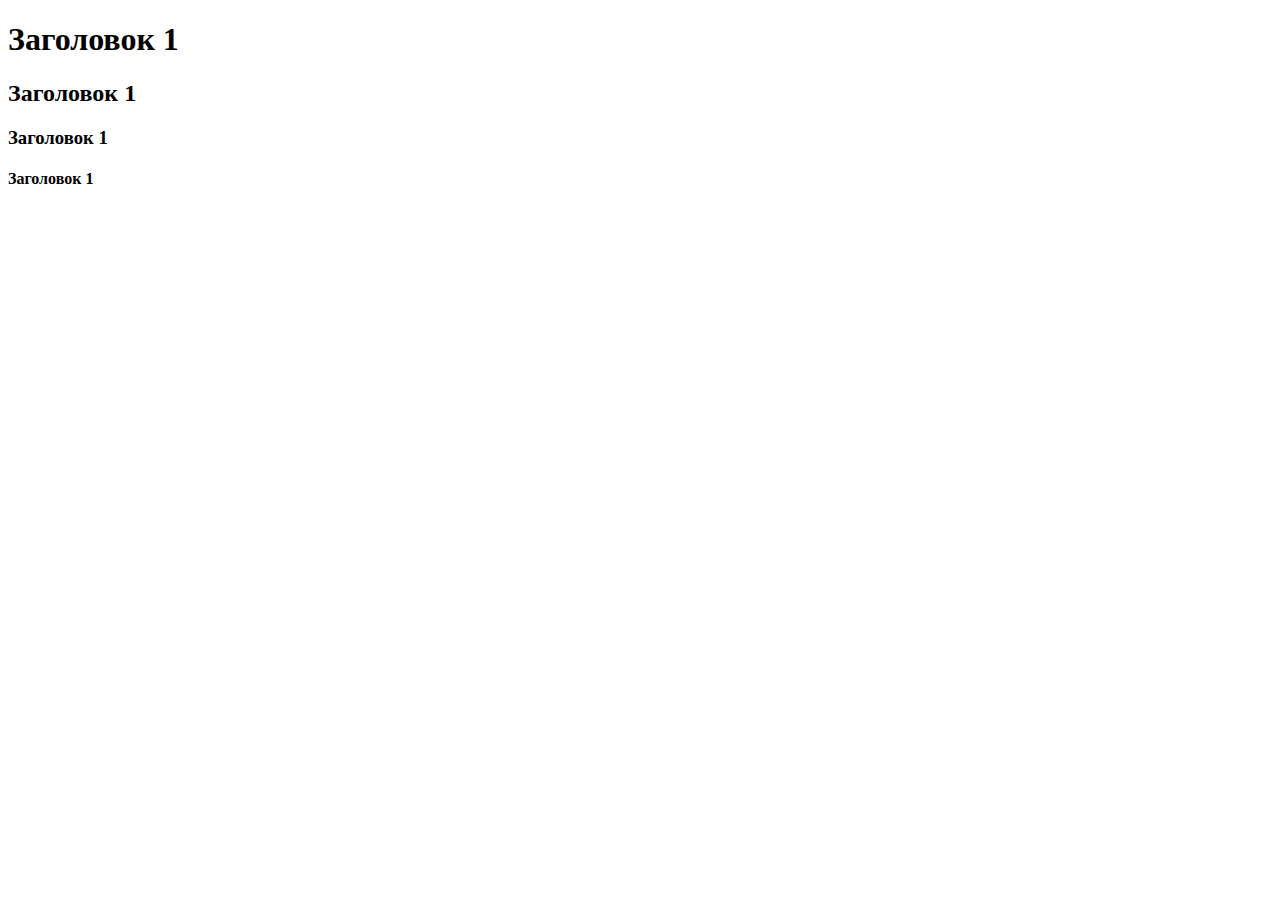
<file: VEBBB/index.html>
<!DOCTYPE html>
<html>
    <head>
        <title>ez</title>
    </head>
    <body> 
        <h1>Заголовок 1</h1>
        <h2>Заголовок 1</h2>
        <h3>Заголовок 1</h3>
        <h4>Заголовок 1</h4>
    </body>
 </html>
</file>
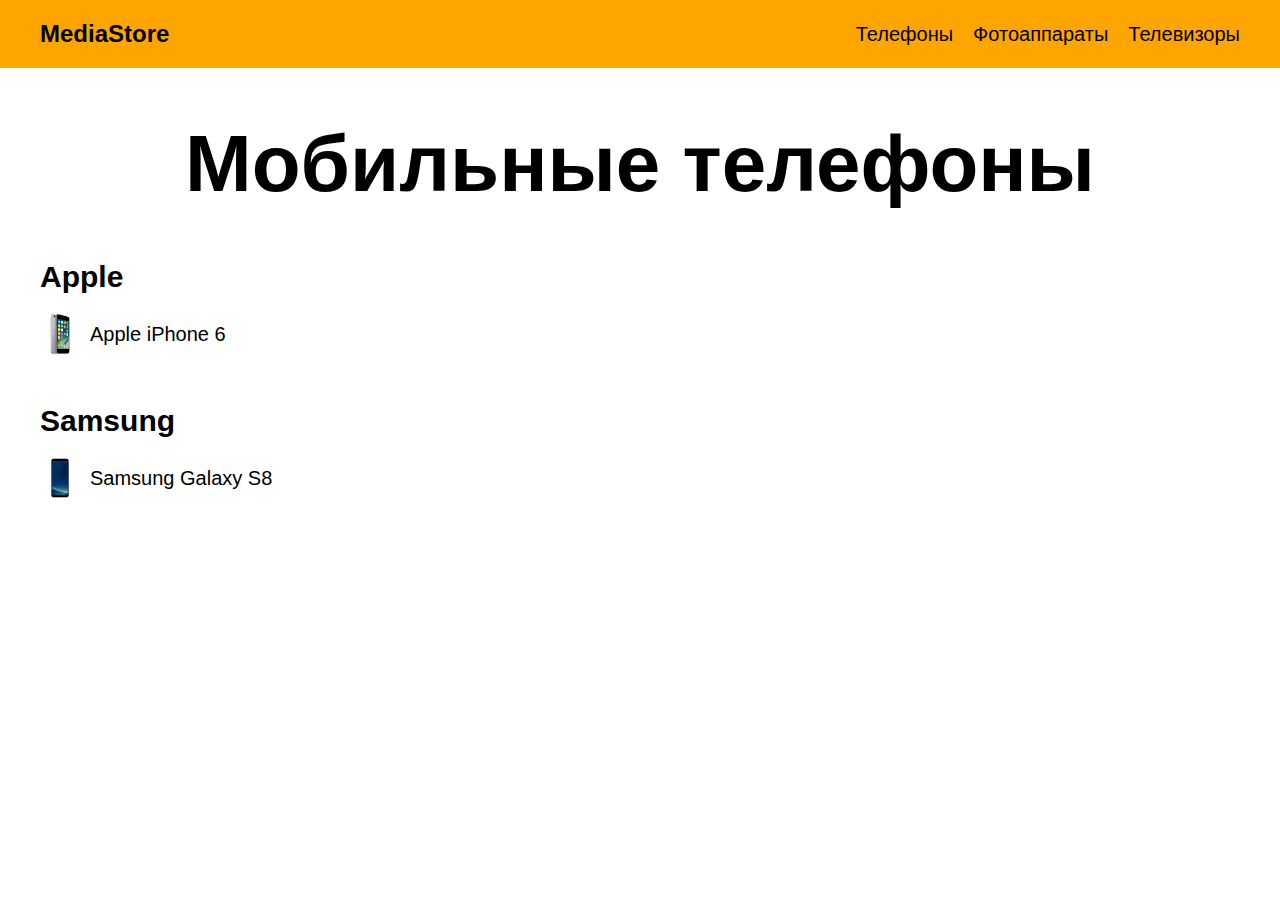
<file: VEBBB/store/products/mobile/index.html>
<!DOCTYPE html>
<html>
<head>
	<meta charset="utf-8">
	<title>Мобильные телефоны</title>
	<link rel="stylesheet" href="../../style.css">
</head>
<body>
	<header>
		<a href="../../index.html">MediaStore</a>
		<nav>
			<a href="../mobile/index.html">Телефоны</a>
			<a href="../photo/index.html">Фотоаппараты</a>
			<a href="../tv/index.html">Телевизоры</a>
		</nav>
	</header>
	<main>
        <h1>Мобильные телефоны</h1>
        <div>
            <h2>Apple</h2>
            <p>
                <a href="../mobile/apple/Apple_iPhone_6.html">
                    <img src="../../images/Apple_iPhone_6.jpg" alt="Apple iPhone 6">Apple iPhone 6
                </a>
            </p>
        </div>
        <div>
            <h2>Samsung</h2>
            <p>
                <a href="../mobile/samsung/Samsung_Galaxy_S8.html">
                    <img src="../../images/Samsung_Galaxy_S8.jpg" alt="Samsung Galaxy S8">Samsung Galaxy S8
                </a>
            </p>
        </div>
	</main>
</body>
</html>
</file>
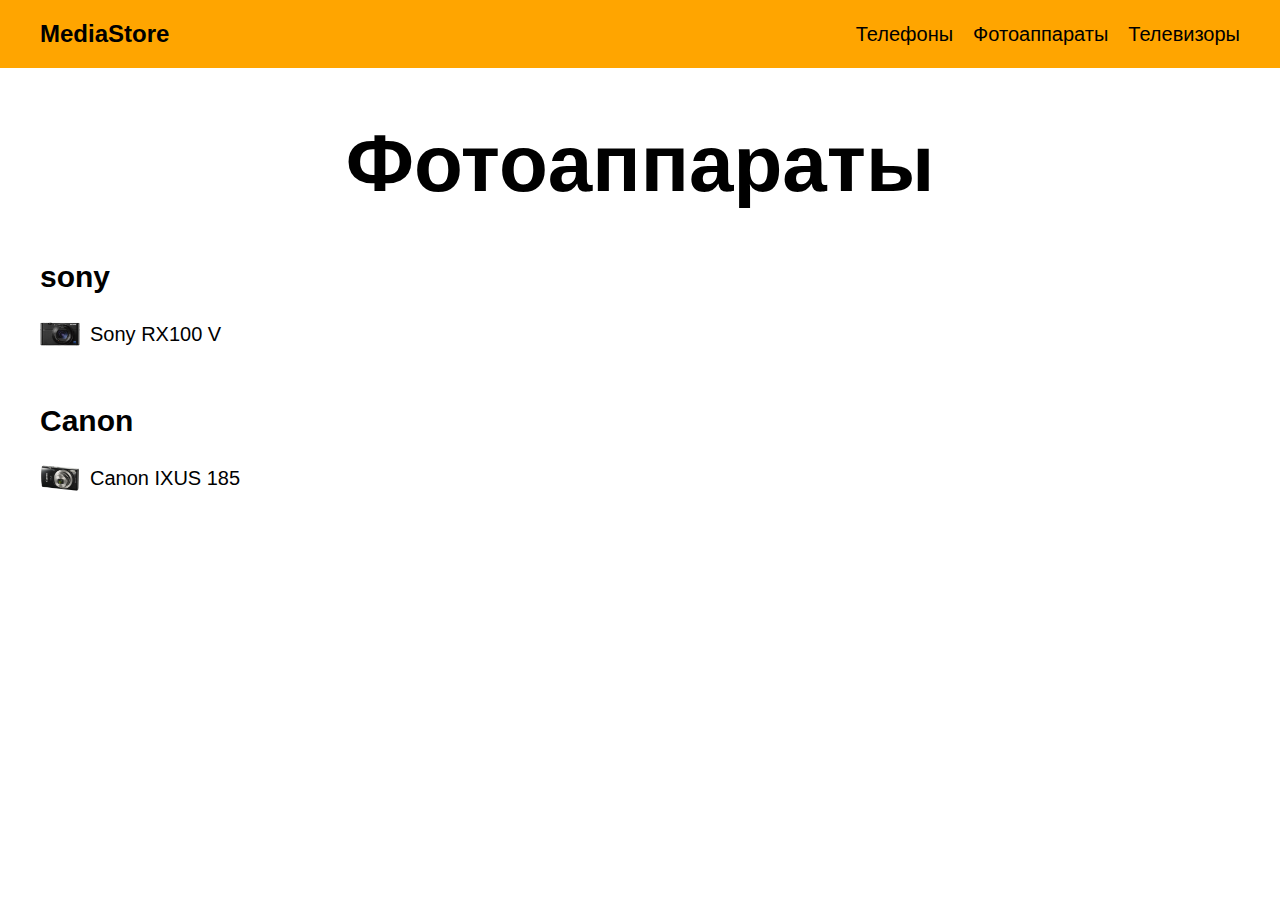
<file: VEBBB/store/products/photo/index.html>
<!DOCTYPE html>
<html>
<head>
	<meta charset="utf-8">
	<title>Фотоаппараты</title>
	<link rel="stylesheet" href="../../style.css">
</head>
<body>
	<header>
		<a href="../../index.html">MediaStore</a>
		<nav>
			<a href="../mobile/index.html">Телефоны</a>
			<a href="../photo/index.html">Фотоаппараты</a>
			<a href="../tv/index.html">Телевизоры</a>
		</nav>
	</header>
	<main>
        <h1>Фотоаппараты</h1>
        <div>
            <h2>sony</h2>
            <p>
                <a href="../photo/sony/Sony_RX100_V.html">
                    <img src="../../images/Sony_RX100_V.jpg" alt="Sony RX100 V">Sony RX100 V
                </a>
            </p>
        </div>
        <div>
            <h2>Canon</h2>
            <p>
                <a href="../photo/canon/Canon_IXUS_185.html">
                    <img src="../../images/Canon_IXUS_185.jpg" alt="Canon IXUS 185">Canon IXUS 185
                </a>
            </p>
        </div>
	</main>
</body>
</html>
</file>
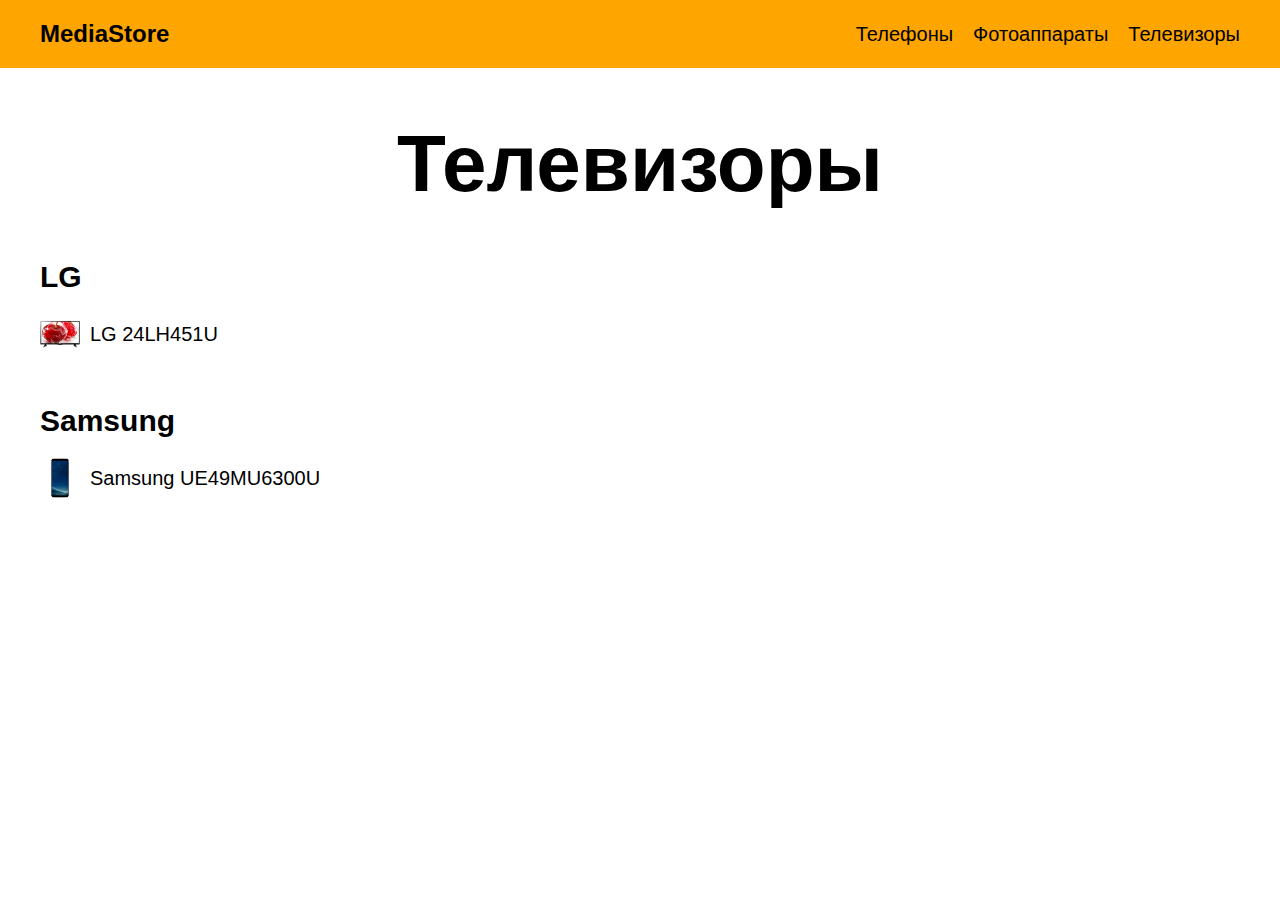
<file: VEBBB/store/products/tv/index.html>
<!DOCTYPE html>
<html>
<head>
	<meta charset="utf-8">
	<title>Телевизоры</title>
	<link rel="stylesheet" href="../../style.css">
</head>
<body>
	<header>
		<a href="../../index.html">MediaStore</a>
		<nav>
			<a href="../mobile/index.html">Телефоны</a>
			<a href="../photo/index.html">Фотоаппараты</a>
			<a href="../tv/index.html">Телевизоры</a>
		</nav>
	</header>
	<main>
        <h1>Телевизоры</h1>
        <div>
            <h2>LG</h2>
            <p>
                <a href="../tv/lg/LG_24LH451U.html">
                    <img src="../../images/LG_24LH451U.jpg" alt="LG 24LH451U">LG 24LH451U
                </a>
            </p>
        </div>
        <div>
            <h2>Samsung</h2>
            <p>
                <a href="../tv/samsung/Samsung_UE49MU6300U.html">
                    <img src="../../images/Samsung_Galaxy_S8.jpg" alt="Samsung UE49MU6300U">Samsung UE49MU6300U
                </a>
            </p>
        </div>
	</main>
</body>
</html>
</file>
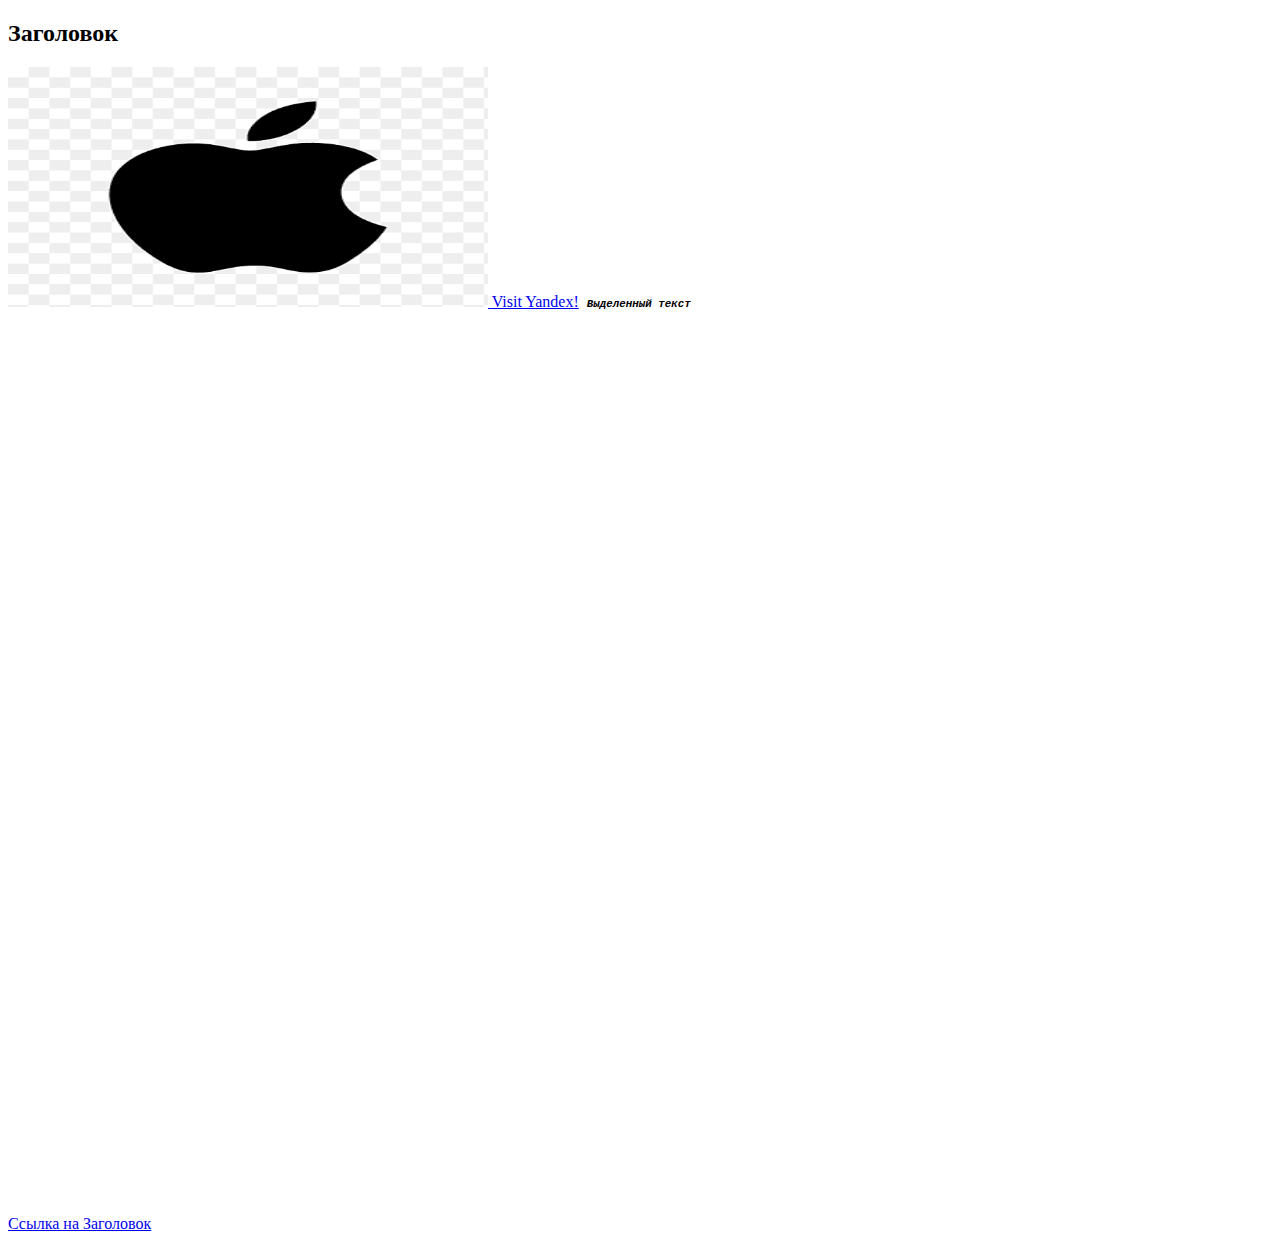
<file: VEBBB/index2.html>
<!DOCTYPE html>
<html lang="en">
    <head>
        <meta charset="UTF-8">
        <meta http-equiv="X-UA-Compatible" content="IE=edge">
        <meta name="viewport" content="width=device-width, initial-scale=1.0">
        <title>Document</title>
        <link rel="stylesheet" href="styles/style.css">
    </head>
    <body>
        <h2 id="title">Заголовок</h2>
        <a href="https://ya.ru" target="_blank">
            <img src="images/images.png" width="480" height="240" alt="Яблоко">
        </a>
        <a href="https://ya.ru" target="_self">Visit Yandex!</a>
        <a href="https://ya.ru" target="_self"><img scr="images/images.png"></a>
        <span>
            <small> 
                <code> 
                    <cite> 
                        <b>Выделенный текст</b> 
                    </cite>
                </code> 
            </small>
        </span>
        <div id="title2"></div>
        <a href="#title"> Ссылка на Заголовок </a>
    </body>
</html>
</file>
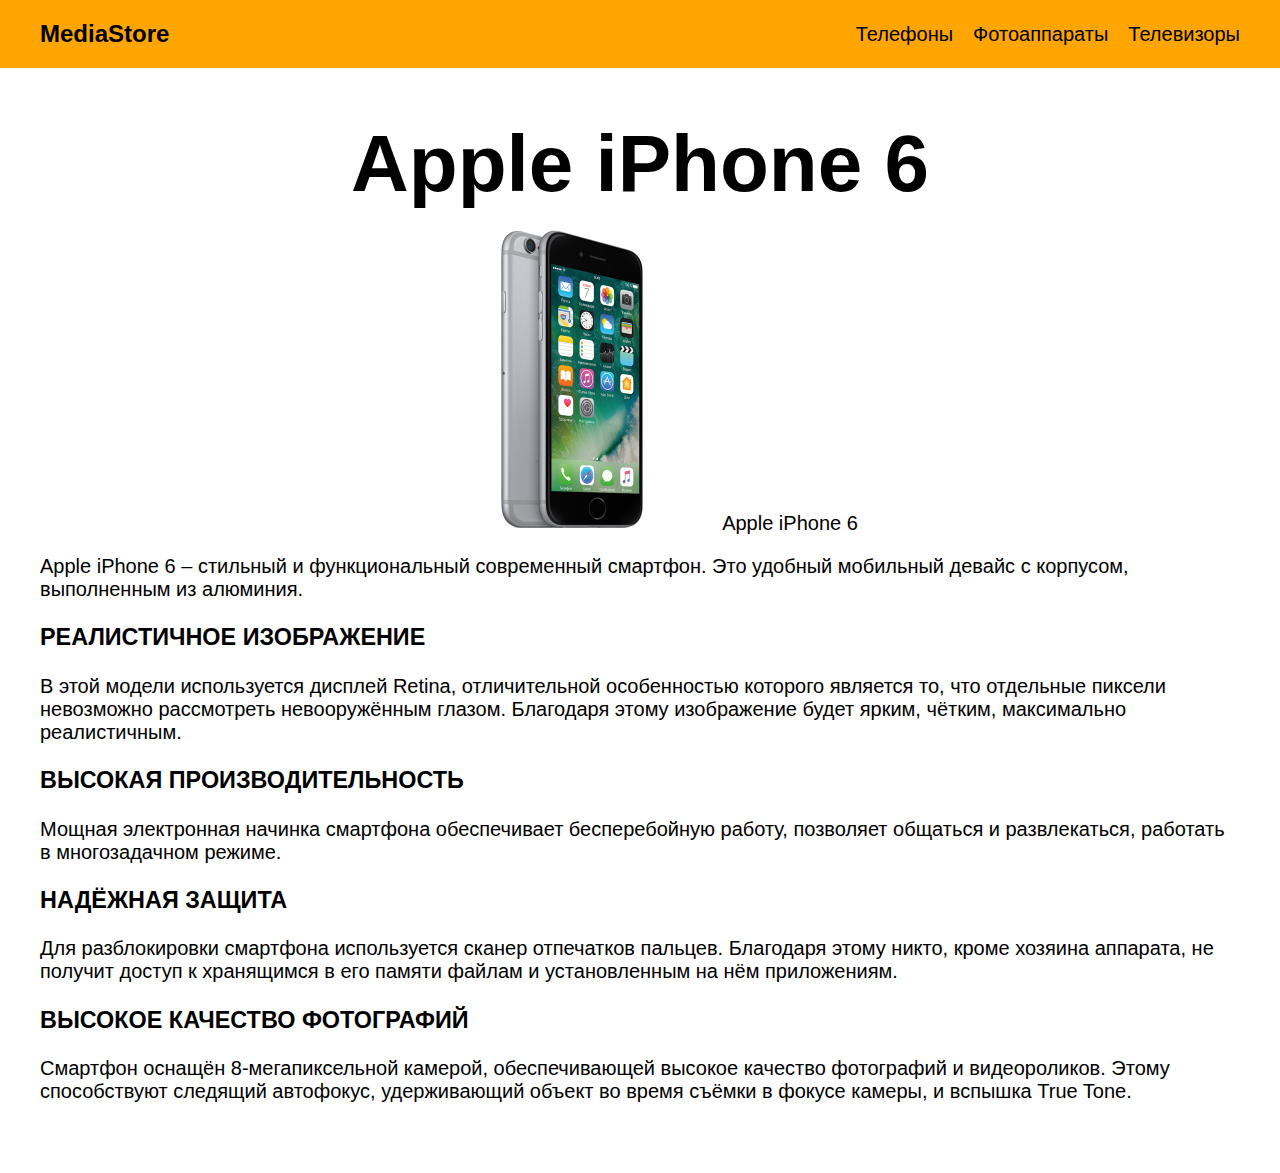
<file: VEBBB/store/products/mobile/apple/Apple_iPhone_6.html>
﻿<!DOCTYPE html>
<html>
<head>
	<meta charset="utf-8">
	<title>Apple iPhone 6</title>
	<link rel="stylesheet" href="../../../style.css">
</head>
<body>
	<header>
		<a href="../../../index.html">MediaStore</a>
		<nav>
			<a href="../../mobile/index.html">Телефоны</a>
			<a href="../../photo/index.html">Фотоаппараты</a>
			<a href="../../tv/index.html">Телевизоры</a>
		</nav>
	</header>
	<main>
	<h1>Apple iPhone 6</h1>
	<figure>
		<img src="../../../images/Apple_iPhone_6.jpg"alt="Apple iPhone 6">Apple iPhone 6
	</figure>
	<p>Apple iPhone 6 – стильный и функциональный современный смартфон. Это удобный мобильный девайс с корпусом, выполненным из алюминия.</p>
	<h3>РЕАЛИСТИЧНОЕ ИЗОБРАЖЕНИЕ</h3>
	<p>В этой модели используется дисплей Retina, отличительной особенностью которого является то, что отдельные пиксели невозможно рассмотреть невооружённым глазом. Благодаря этому изображение будет ярким, чётким, максимально реалистичным.</p>
	<h3>ВЫСОКАЯ ПРОИЗВОДИТЕЛЬНОСТЬ</h3>
	<p>Мощная электронная начинка смартфона обеспечивает бесперебойную работу, позволяет общаться и развлекаться, работать в многозадачном режиме.</p>
	<h3>НАДЁЖНАЯ ЗАЩИТА</h3>
	<p>Для разблокировки смартфона используется сканер отпечатков пальцев. Благодаря этому никто, кроме хозяина аппарата, не получит доступ к хранящимся в его памяти файлам и установленным на нём приложениям.</p>
	<h3>ВЫСОКОЕ КАЧЕСТВО ФОТОГРАФИЙ</h3>
	<p>Смартфон оснащён 8-мегапиксельной камерой, обеспечивающей высокое качество фотографий и видеороликов. Этому способствуют следящий автофокус, удерживающий объект во время съёмки в фокусе камеры, и вспышка True Tone.</p>
</main>
</body>
</html>
</file>
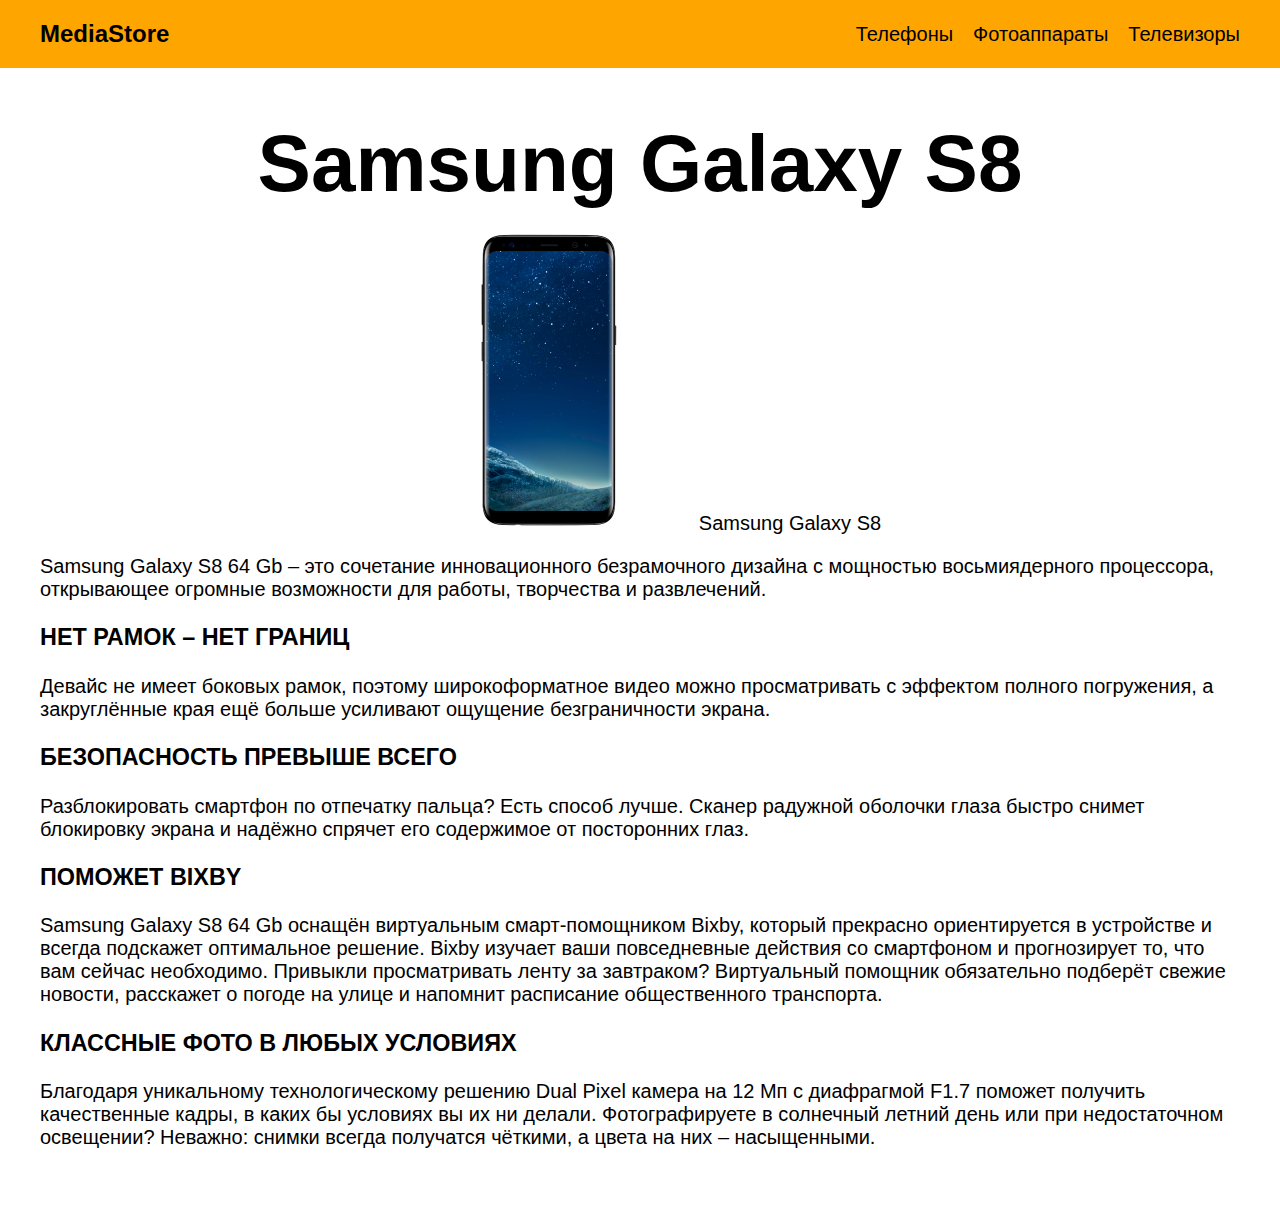
<file: VEBBB/store/products/mobile/samsung/Samsung_Galaxy_S8.html>
﻿<!DOCTYPE html>
<html>
<head>
	<meta charset="utf-8">
	<title>Samsung Galaxy S8</title>
	<link rel="stylesheet" href="../../../style.css">
</head>
<body>
	<header>
		<a href="../../../index.html">MediaStore</a>
		<nav>
			<a href="../../mobile/index.html">Телефоны</a>
			<a href="../../photo/index.html">Фотоаппараты</a>
			<a href="../../tv/index.html">Телевизоры</a>
		</nav>
	</header>
	<main>
	<h1>Samsung Galaxy S8</h1>
	<figure>
		<img src="../../../images/Samsung_Galaxy_S8.jpg"alt="Samsung Galaxy S8">Samsung Galaxy S8
	</figure>
	<p>Samsung Galaxy S8 64 Gb – это сочетание инновационного безрамочного дизайна с мощностью восьмиядерного процессора, открывающее огромные возможности для работы, творчества и развлечений.</p>
	<h3>НЕТ РАМОК – НЕТ ГРАНИЦ</h3>
	<p>Девайс не имеет боковых рамок, поэтому широкоформатное видео можно просматривать с эффектом полного погружения, а закруглённые края ещё больше усиливают ощущение безграничности экрана.</p>
	<h3>БЕЗОПАСНОСТЬ ПРЕВЫШЕ ВСЕГО</h3>
	<p>Разблокировать смартфон по отпечатку пальца? Есть способ лучше. Сканер радужной оболочки глаза быстро снимет блокировку экрана и надёжно спрячет его содержимое от посторонних глаз.</p>
	<h3>ПОМОЖЕТ BIXBY</h3>
	<p>Samsung Galaxy S8 64 Gb оснащён виртуальным смарт-помощником Bixby, который прекрасно ориентируется в устройстве и всегда подскажет оптимальное решение. Bixby изучает ваши повседневные действия со смартфоном и прогнозирует то, что вам сейчас необходимо. Привыкли просматривать ленту за завтраком? Виртуальный помощник обязательно подберёт свежие новости, расскажет о погоде на улице и напомнит расписание общественного транспорта.</p>
	<h3>КЛАССНЫЕ ФОТО В ЛЮБЫХ УСЛОВИЯХ</h3>
	<p>Благодаря уникальному технологическому решению Dual Pixel камера на 12 Мп с диафрагмой F1.7 поможет получить качественные кадры, в каких бы условиях вы их ни делали. Фотографируете в солнечный летний день или при недостаточном освещении? Неважно: снимки всегда получатся чёткими, а цвета на них – насыщенными.</p>
	</main>
</body>
</html>
</file>
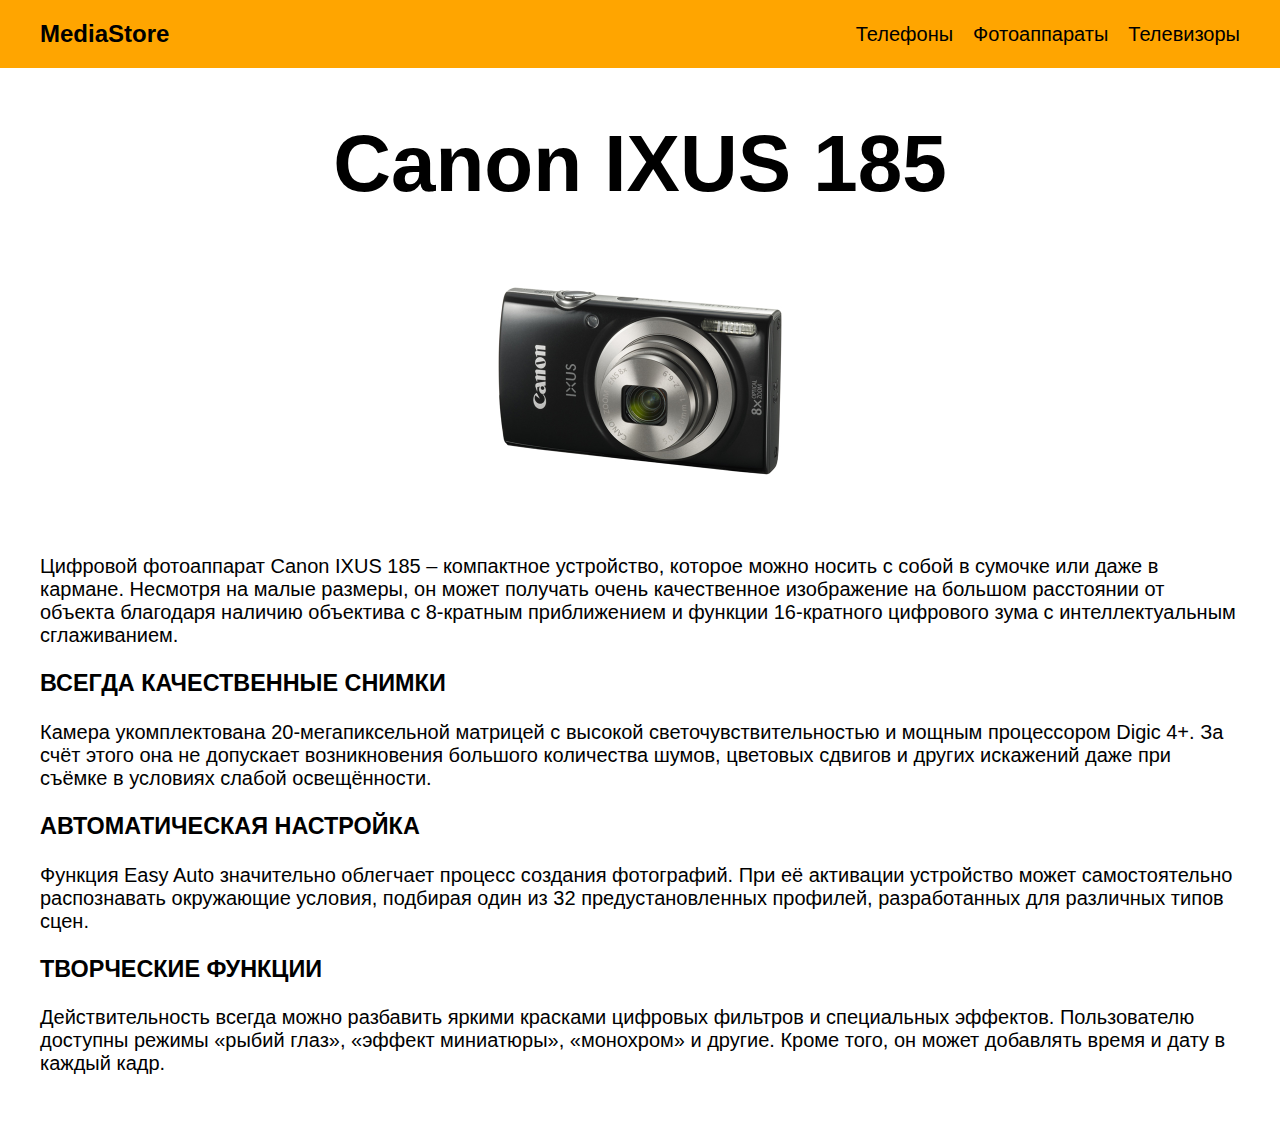
<file: VEBBB/store/products/photo/canon/Canon_IXUS_185.html>
﻿<!DOCTYPE html>
<html>
<head>
	<meta charset="utf-8">
	<title>Canon IXUS 185</title>
	<link rel="stylesheet" href="../../../style.css">
</head>
<body>
	<header>
		<a href="../../../index.html">MediaStore</a>
		<nav>
			<a href="../../mobile/index.html">Телефоны</a>
			<a href="../../photo/index.html">Фотоаппараты</a>
			<a href="../../tv/index.html">Телевизоры</a>
		</nav>
	</header>
	<main>
	<h1>Canon IXUS 185</h1>
	<figure>
		<img src="../../../images/Canon_IXUS_185.jpg">
	</figure>
	<p>Цифровой фотоаппарат Canon IXUS 185 – компактное устройство, которое можно носить с собой в сумочке или даже в кармане. Несмотря на малые размеры, он может получать очень качественное изображение на большом расстоянии от объекта благодаря наличию объектива с 8-кратным приближением и функции 16-кратного цифрового зума с интеллектуальным сглаживанием.</p>
	<h3>ВСЕГДА КАЧЕСТВЕННЫЕ СНИМКИ</h3>
	<p>Камера укомплектована 20-мегапиксельной матрицей с высокой светочувствительностью и мощным процессором Digic 4+. За счёт этого она не допускает возникновения большого количества шумов, цветовых сдвигов и других искажений даже при съёмке в условиях слабой освещённости.</p>
	<h3>АВТОМАТИЧЕСКАЯ НАСТРОЙКА</h3>
	<p>Функция Easy Auto значительно облегчает процесс создания фотографий. При её активации устройство может самостоятельно распознавать окружающие условия, подбирая один из 32 предустановленных профилей, разработанных для различных типов сцен.</p>
	<h3>ТВОРЧЕСКИЕ ФУНКЦИИ</h3>
	<p>Действительность всегда можно разбавить яркими красками цифровых фильтров и специальных эффектов. Пользователю доступны режимы «рыбий глаз», «эффект миниатюры», «монохром» и другие. Кроме того, он может добавлять время и дату в каждый кадр.</p>
	</main>
</body>
</html>
</file>
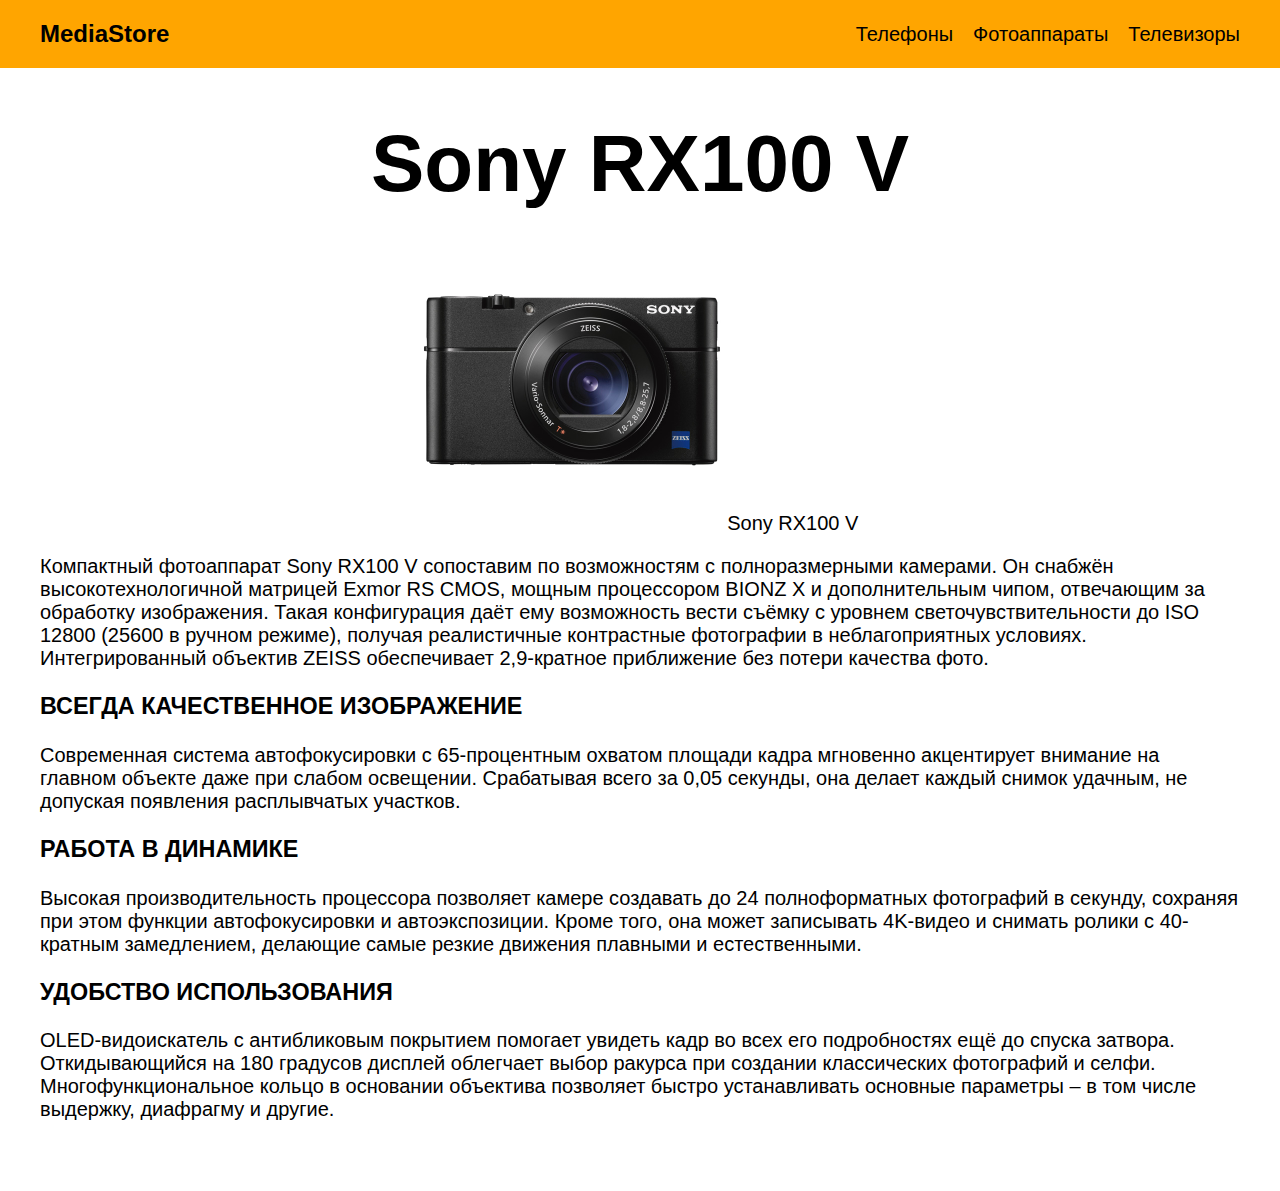
<file: VEBBB/store/products/photo/sony/Sony_RX100_V.html>
﻿<!DOCTYPE html>
<html>
<head>
	<meta charset="utf-8">
	<title>Sony RX100 V</title>
	<link rel="stylesheet" href="../../../style.css">
</head>
<body>
	<header>
		<a href="../../../index.html">MediaStore</a>
		<nav>
			<a href="../../mobile/index.html">Телефоны</a>
			<a href="../../photo/index.html">Фотоаппараты</a>
			<a href="../../tv/index.html">Телевизоры</a>
		</nav>
	</header>
	<main>
	<h1>Sony RX100 V</h1>
	<figure>
		<img src="../../../images/Sony_RX100_V.jpg" alt="Sony RX100 V" > Sony RX100 V
	</figure>
	<p>Компактный фотоаппарат Sony RX100 V сопоставим по возможностям с полноразмерными камерами. Он снабжён высокотехнологичной матрицей Exmor RS CMOS, мощным процессором BIONZ X и дополнительным чипом, отвечающим за обработку изображения. Такая конфигурация даёт ему возможность вести съёмку с уровнем светочувствительности до ISO 12800 (25600 в ручном режиме), получая реалистичные контрастные фотографии в неблагоприятных условиях. Интегрированный объектив ZEISS обеспечивает 2,9-кратное приближение без потери качества фото.</p> 
	<h3>ВСЕГДА КАЧЕСТВЕННОЕ ИЗОБРАЖЕНИЕ</h3>
	<p>Современная система автофокусировки с 65-процентным охватом площади кадра мгновенно акцентирует внимание на главном объекте даже при слабом освещении. Срабатывая всего за 0,05 секунды, она делает каждый снимок удачным, не допуская появления расплывчатых участков.</p>
	<h3>РАБОТА В ДИНАМИКЕ</h3>
	<p>Высокая производительность процессора позволяет камере создавать до 24 полноформатных фотографий в секунду, сохраняя при этом функции автофокусировки и автоэкспозиции. Кроме того, она может записывать 4K-видео и снимать ролики с 40-кратным замедлением, делающие самые резкие движения плавными и естественными.</p>
	<h3>УДОБСТВО ИСПОЛЬЗОВАНИЯ</h3>
	<p>OLED-видоискатель с антибликовым покрытием помогает увидеть кадр во всех его подробностях ещё до спуска затвора. Откидывающийся на 180 градусов дисплей облегчает выбор ракурса при создании классических фотографий и селфи. Многофункциональное кольцо в основании объектива позволяет быстро устанавливать основные параметры – в том числе выдержку, диафрагму и другие.</p>
	</main>
</body>
</html>
</file>
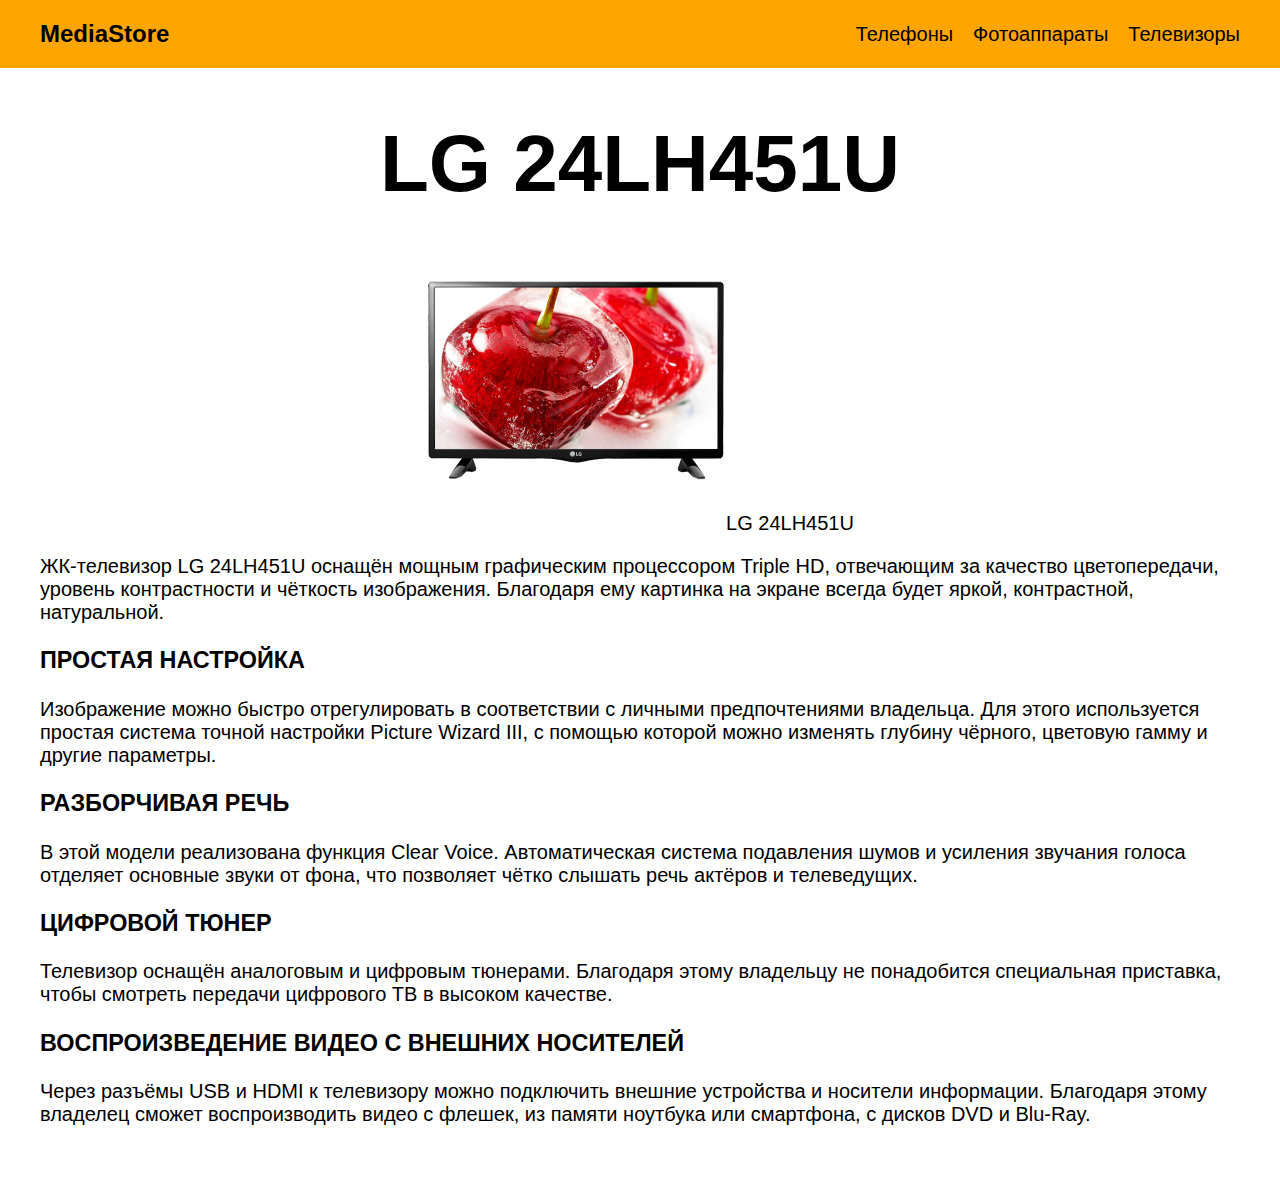
<file: VEBBB/store/products/tv/lg/LG_24LH451U.html>
﻿<!DOCTYPE html>
<html>
<head>
	<meta charset="utf-8">
	<title>LG 24LH451U</title>
	<link rel="stylesheet" href="../../../style.css">
</head>
<body>
	<header>
		<a href="../../../index.html">MediaStore</a>
		<nav>
			<a href="../../mobile/index.html">Телефоны</a>
			<a href="../../photo/index.html">Фотоаппараты</a>
			<a href="../../tv/index.html">Телевизоры</a>
		</nav>
	</header>
	<main>
	<h1>LG 24LH451U</h1>
	<figure>
		<img src="../../../images/LG_24LH451U.jpg" alt="LG 24LH451U">LG 24LH451U
	</figure>
	<p>
		ЖК-телевизор LG 24LH451U оснащён мощным графическим процессором Triple HD, отвечающим за качество цветопередачи, уровень контрастности и чёткость изображения. Благодаря ему картинка на экране всегда будет яркой, контрастной, натуральной.
	</p>
	<h3>ПРОСТАЯ НАСТРОЙКА</h3>
	<p>Изображение можно быстро отрегулировать в соответствии с личными предпочтениями владельца. Для этого используется простая система точной настройки Picture Wizard III, с помощью которой можно изменять глубину чёрного, цветовую гамму и другие параметры.</p>
	<h3>РАЗБОРЧИВАЯ РЕЧЬ</h3>
	<p>В этой модели реализована функция Clear Voice. Автоматическая система подавления шумов и усиления звучания голоса отделяет основные звуки от фона, что позволяет чётко слышать речь актёров и телеведущих.</p>
	<h3>ЦИФРОВОЙ ТЮНЕР</h3>
	<p>Телевизор оснащён аналоговым и цифровым тюнерами. Благодаря этому владельцу не понадобится специальная приставка, чтобы смотреть передачи цифрового ТВ в высоком качестве.</p>
	<h3>ВОСПРОИЗВЕДЕНИЕ ВИДЕО С ВНЕШНИХ НОСИТЕЛЕЙ</h3>
	<p>Через разъёмы USB и HDMI к телевизору можно подключить внешние устройства и носители информации. Благодаря этому владелец сможет воспроизводить видео с флешек, из памяти ноутбука или смартфона, с дисков DVD и Blu-Ray.</p>
	</main>
</body>
</html>
</file>
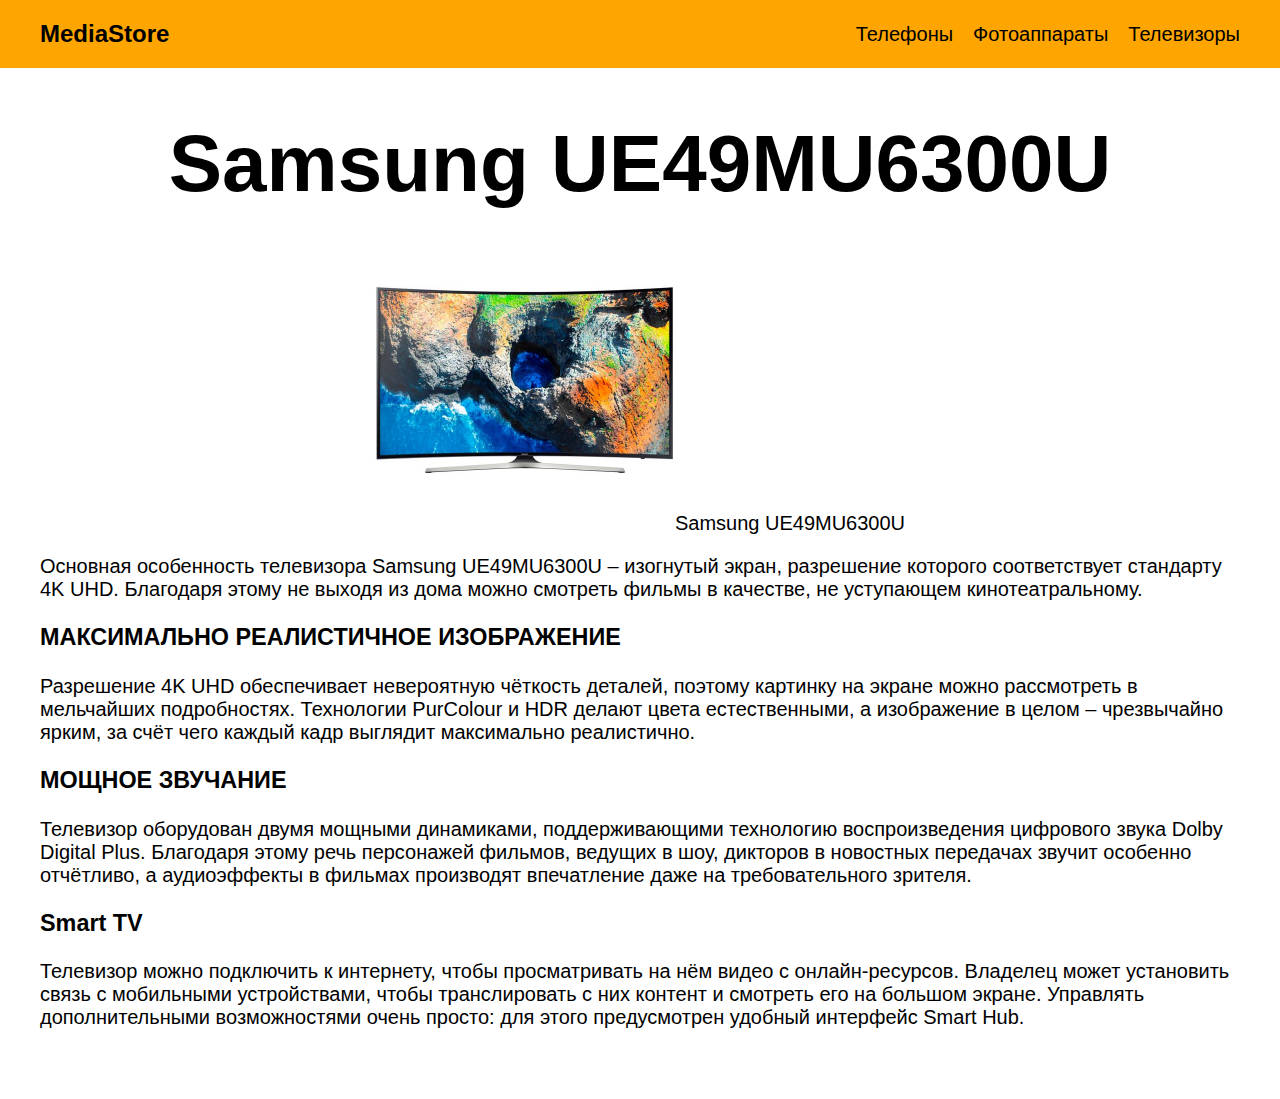
<file: VEBBB/store/products/tv/samsung/Samsung_UE49MU6300U.html>
﻿<!DOCTYPE html>
<html>
<head>
	<meta charset="utf-8">
	<title>Samsung UE49MU6300U</title>
	<link rel="stylesheet" href="../../../style.css">
</head>
<body>
	<header>
		<a href="../../../index.html">MediaStore</a>
		<nav>
			<a href="../../mobile/index.html">Телефоны</a>
			<a href="../../photo/index.html">Фотоаппараты</a>
			<a href="../../tv/index.html">Телевизоры</a>
		</nav>
	</header>
	<main>
	<h1>Samsung UE49MU6300U</h1>
	<figure>
		<img src="../../../images/Samsung_UE49MU6300U.jpg" alt="Samsung UE49MU6300U">Samsung UE49MU6300U
	</figure>
	<p>Основная особенность телевизора Samsung UE49MU6300U – изогнутый экран, разрешение которого соответствует стандарту 4K UHD. Благодаря этому не выходя из дома можно смотреть фильмы в качестве, не уступающем кинотеатральному.</p>
	<h3>МАКСИМАЛЬНО РЕАЛИСТИЧНОЕ ИЗОБРАЖЕНИЕ</h3>
	<p>Разрешение 4K UHD обеспечивает невероятную чёткость деталей, поэтому картинку на экране можно рассмотреть в мельчайших подробностях. Технологии PurColour и HDR делают цвета естественными, а изображение в целом – чрезвычайно ярким, за счёт чего каждый кадр выглядит максимально реалистично.</p>
	<h3>МОЩНОЕ ЗВУЧАНИЕ</h3>
	<p>Телевизор оборудован двумя мощными динамиками, поддерживающими технологию воспроизведения цифрового звука Dolby Digital Plus. Благодаря этому речь персонажей фильмов, ведущих в шоу, дикторов в новостных передачах звучит особенно отчётливо, а аудиоэффекты в фильмах производят впечатление даже на требовательного зрителя.</p>
	<h3>Smart TV</h3>
	<p>Телевизор можно подключить к интернету, чтобы просматривать на нём видео с онлайн-ресурсов. Владелец может установить связь с мобильными устройствами, чтобы транслировать с них контент и смотреть его на большом экране. Управлять дополнительными возможностями очень просто: для этого предусмотрен удобный интерфейс Smart Hub.</p>
	</main>
</body>
</html>
</file>
<file: VEBBB/store/style.css>
body {
    margin: 0;
    font-family: sans-serif;
    font-size: 20px;
}
a {
    color: inherit;
    text-decoration: none;
}
header {
    padding: 20px calc(50% - 600px);
    background-color: orange;
    display: flex;
    justify-content: space-between;
    align-items: center;
}
header>a {
    font-size: 1.2em;
    font-weight: 600;
}
header a:hover {
    color: yellow;
}
header>a:hover {
    color: #000;
}
nav {
    display: flex;
    gap: 20px;
}
main {
    padding: 50px calc(50% - 600px);
}
h1 {
    margin: 0 0 20px;
    text-align: center;
    font-size: 4em;
}
main a:hover {
    color: orange;
}
main a {
    display: flex;
    align-items: center;
    gap: 10px;
}
a>img {
    height: 2em;
}
h2 {
    margin: 50px 0 0;
}
figure img {
    height: 300px;
}
figure {
    text-align: center;
}
</file>
<file: VEBBB/styles/style.css>
body {background-color: white;}
ul li{display: inline;}
#title2{border: 2px solid white;width:500px;height: 100vh;}
</file>
